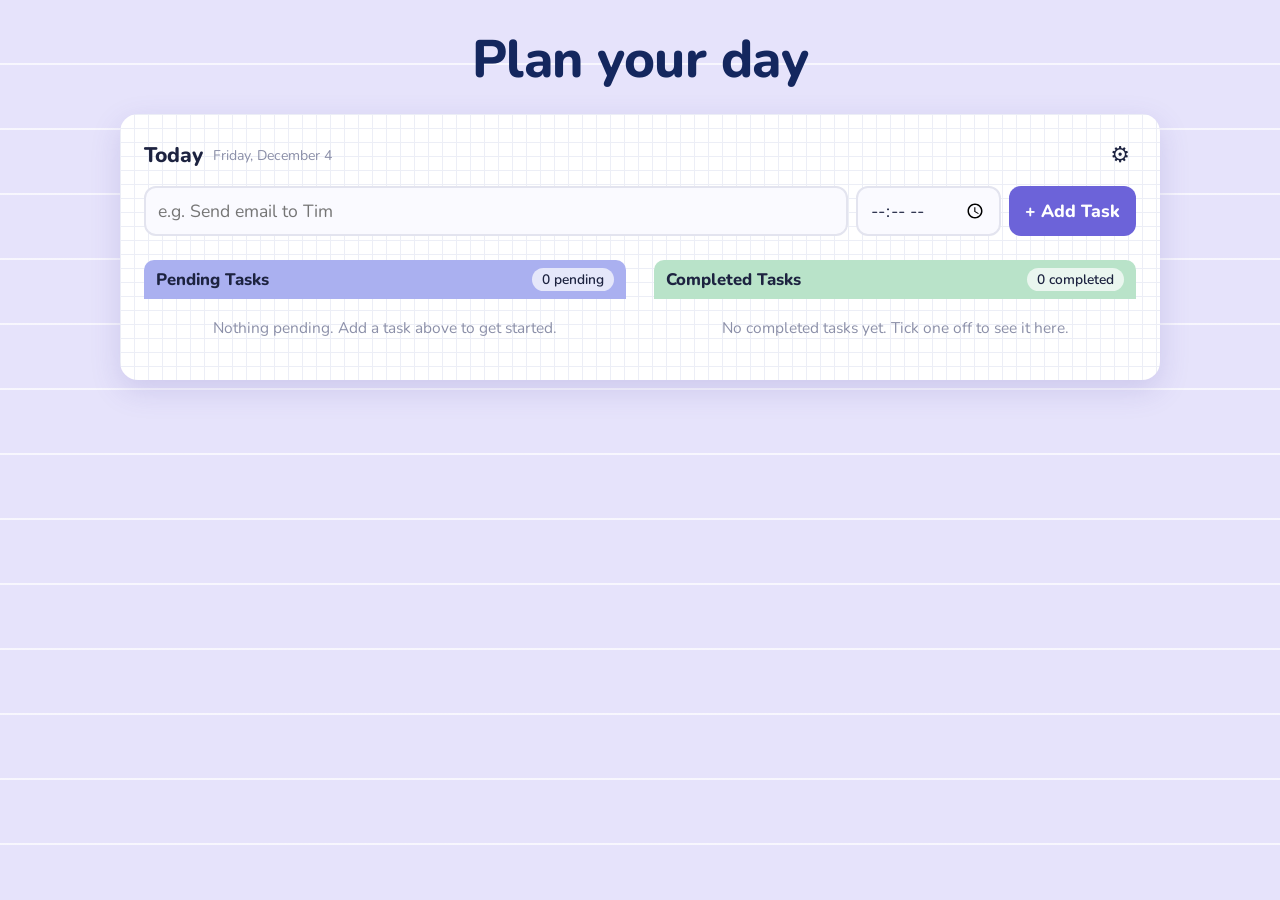
<file: index.html>
<!DOCTYPE html>
<html lang="en">
<head>
  <meta charset="UTF-8">
  <meta name="viewport" content="width=device-width, initial-scale=1">
  <title>Today – To-Do Web App</title>
  <link rel="preconnect" href="https://fonts.googleapis.com">
  <link rel="preconnect" href="https://fonts.gstatic.com" crossorigin>
  <link href="https://fonts.googleapis.com/css2?family=Nunito:wght@400;600;800&family=Caveat:wght@600&display=swap" rel="stylesheet">
  <link rel="stylesheet" href="style.css">
</head>
<body>
  <main class="app" data-theme="grid">
    <h1 class="page-title">Plan your day</h1>

    <section class="card" aria-labelledby="today-title">
      <header class="card-head">
        <h2 id="today-title">Today</h2>
        <span class="date" id="date"></span>
        <button class="icon-btn" id="themeBtn" type="button" aria-label="Change widget style" title="Change widget style">⚙</button>
      </header>

      <form id="addForm" class="add-form" autocomplete="off" novalidate>
        <input id="taskInput" type="text" placeholder="e.g. Send email to Tim" maxlength="120" aria-label="New task">
        <input id="timeInput" type="time" aria-label="Task time (optional)">
        <button class="add-btn" type="submit">+ Add Task</button>
      </form>
      <p id="error" class="error" role="alert" hidden></p>

      <div class="lists">
      <div class="list-block">
        <h3>Pending Tasks <span class="count" id="pendingCount">0 pending</span></h3>
        <ul id="pendingList" class="task-list"></ul>
        <p class="empty" id="pendingEmpty" hidden>Nothing pending. Add a task above to get started.</p>
      </div>

      <div class="list-block done">
        <h3>Completed Tasks <span class="count" id="doneCount">0 completed</span></h3>
        <ul id="doneList" class="task-list"></ul>
        <p class="empty" id="doneEmpty" hidden>No completed tasks yet. Tick one off to see it here.</p>
      </div>
      </div>
    </section>
  </main>
  <script src="script.js"></script>
</body>
</html>
</file>
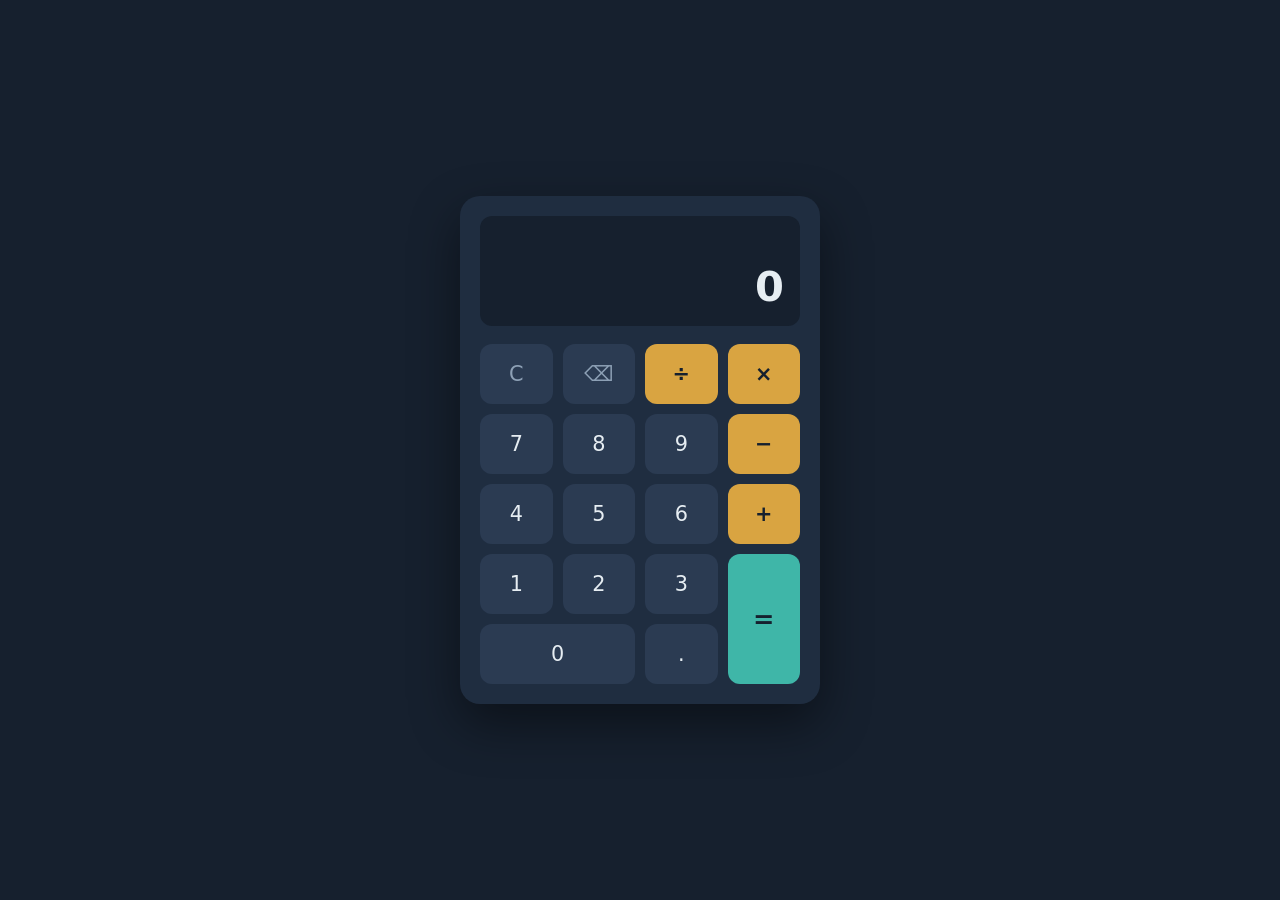
<file: WebDev-L2-Calculator/index.html>
<!DOCTYPE html>
<html lang="en">
<head>
  <meta charset="UTF-8">
  <meta name="viewport" content="width=device-width, initial-scale=1.0">
  <title>Calculator</title>
  <link rel="stylesheet" href="style.css">
</head>
<body>
  <main class="calculator" aria-label="Calculator">
    <div class="screen" aria-live="polite">
      <div id="history" class="screen-history"></div>
      <div id="display" class="screen-display">0</div>
    </div>

    <div class="keys">
      <button class="key key-util" data-action="clear">C</button>
      <button class="key key-util" data-action="backspace" aria-label="Backspace">&#9003;</button>
      <button class="key key-op" data-action="operator" data-value="/">&divide;</button>
      <button class="key key-op" data-action="operator" data-value="*">&times;</button>

      <button class="key" data-action="digit" data-value="7">7</button>
      <button class="key" data-action="digit" data-value="8">8</button>
      <button class="key" data-action="digit" data-value="9">9</button>
      <button class="key key-op" data-action="operator" data-value="-">&minus;</button>

      <button class="key" data-action="digit" data-value="4">4</button>
      <button class="key" data-action="digit" data-value="5">5</button>
      <button class="key" data-action="digit" data-value="6">6</button>
      <button class="key key-op" data-action="operator" data-value="+">+</button>

      <button class="key" data-action="digit" data-value="1">1</button>
      <button class="key" data-action="digit" data-value="2">2</button>
      <button class="key" data-action="digit" data-value="3">3</button>
      <button class="key key-equals" data-action="equals">=</button>

      <button class="key key-zero" data-action="digit" data-value="0">0</button>
      <button class="key" data-action="decimal">.</button>
    </div>
  </main>

  <script src="script.js"></script>
</body>
</html>
</file>
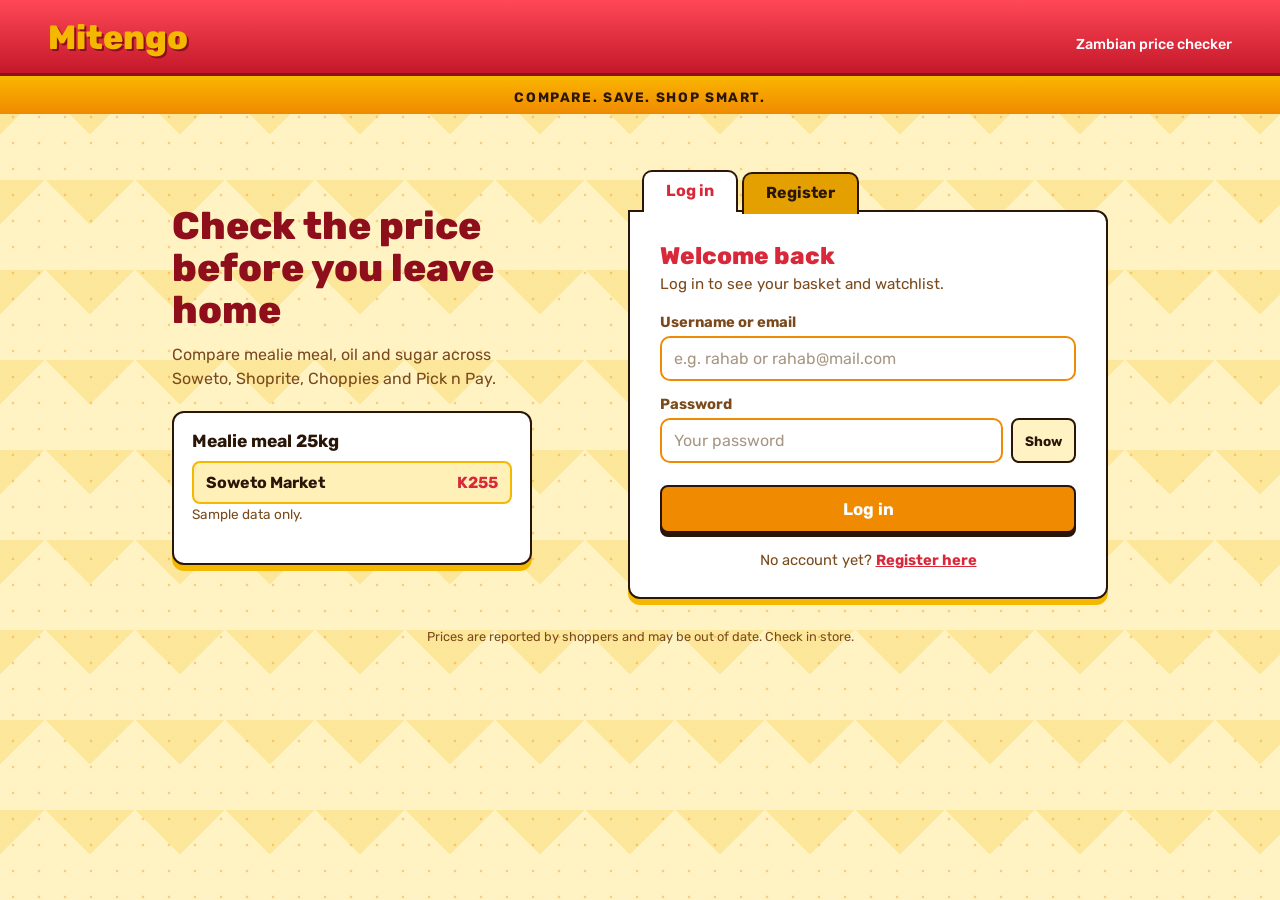
<file: WebDev-L2-LoginAuthSystem/index.html>
<!DOCTYPE html>
<html lang="en">
<head>
  <meta charset="UTF-8">
  <meta name="viewport" content="width=device-width, initial-scale=1">
  <title>Mitengo | My account</title>
  <!-- protected page: no session means straight back to login, before anything is drawn -->
  <script>if (!sessionStorage.getItem('mitengo_session')) location.replace('login.html');</script>
  <link rel="preconnect" href="https://fonts.googleapis.com">
  <link rel="preconnect" href="https://fonts.gstatic.com" crossorigin>
  <link href="https://fonts.googleapis.com/css2?family=Rubik:wght@400;500;700;800&display=swap" rel="stylesheet">
  <link rel="stylesheet" href="style.css">
</head>
<body data-page="dashboard" hidden>
  <header class="top">
    <h1 class="logo">Mitengo</h1>
    <button id="logout" class="btn plain" type="button">Log out</button>
  </header>
  <div class="stripe">COMPARE. SAVE. SHOP SMART.</div>

  <main class="dash">
    <h2>Hello, <span id="who"></span></h2>
    <p class="hint">You are logged in. Only people with a session can see this page.</p>

    <div class="cards">
    <section class="card">
      <h3>Your account</h3>
      <div class="row"><span>Signed in as</span><strong id="info-name"></strong></div>
      <div class="row"><span>Account created</span><strong id="info-created"></strong></div>
      <div class="row"><span>This session started</span><strong id="info-login"></strong></div>
    </section>

    <section class="card">
      <h3>Best buy today</h3>
      <p style="margin:0 0 8px;font-weight:700">Mealie meal 25kg</p>
      <div class="best"><span>Soweto Market</span><b>K255</b></div>
      <p class="small">Sample data only.</p>
    </section>
    </div>
  </main>
  <script src="auth.js"></script>
</body>
</html>
</file>
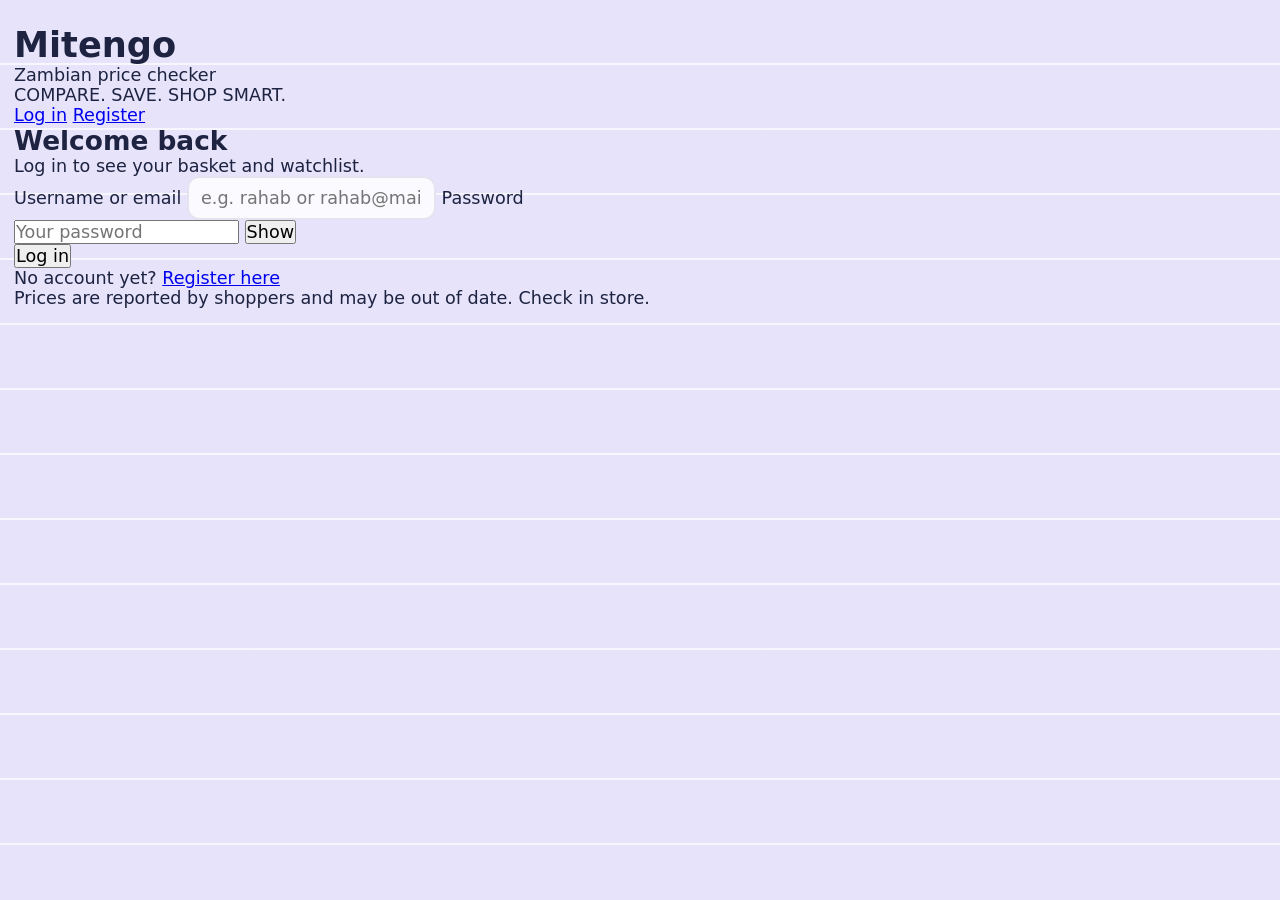
<file: dashboard.html>
<!DOCTYPE html>
<html lang="en">
<head>
  <meta charset="UTF-8">
  <meta name="viewport" content="width=device-width, initial-scale=1">
  <title>Mitengo | My account</title>
  <!-- protected page: no session means straight back to login, before anything is drawn -->
  <script>if (!sessionStorage.getItem('mitengo_session')) location.replace('login.html');</script>
  <link rel="preconnect" href="https://fonts.googleapis.com">
  <link rel="preconnect" href="https://fonts.gstatic.com" crossorigin>
  <link href="https://fonts.googleapis.com/css2?family=Rubik:wght@400;500;700;800&display=swap" rel="stylesheet">
  <link rel="stylesheet" href="style.css">
</head>
<body data-page="dashboard" hidden>
  <header class="top">
    <h1 class="logo">Mitengo</h1>
    <button id="logout" class="btn plain" type="button">Log out</button>
  </header>
  <div class="stripe">COMPARE. SAVE. SHOP SMART.</div>

  <main class="dash">
    <h2>Hello, <span id="who"></span></h2>
    <p class="hint">You are logged in. Only people with a session can see this page.</p>

    <section class="card">
      <h3>Your account</h3>
      <div class="row"><span>Signed in as</span><strong id="info-name"></strong></div>
      <div class="row"><span>Account created</span><strong id="info-created"></strong></div>
      <div class="row"><span>This session started</span><strong id="info-login"></strong></div>
    </section>

    <section class="card">
      <h3>Best buy today</h3>
      <p style="margin:0 0 8px;font-weight:700">Mealie meal 25kg</p>
      <div class="best"><span>Soweto Market</span><b>K255</b></div>
      <p class="small">Sample data only.</p>
    </section>
  </main>
  <script src="auth.js"></script>
</body>
</html>
</file>
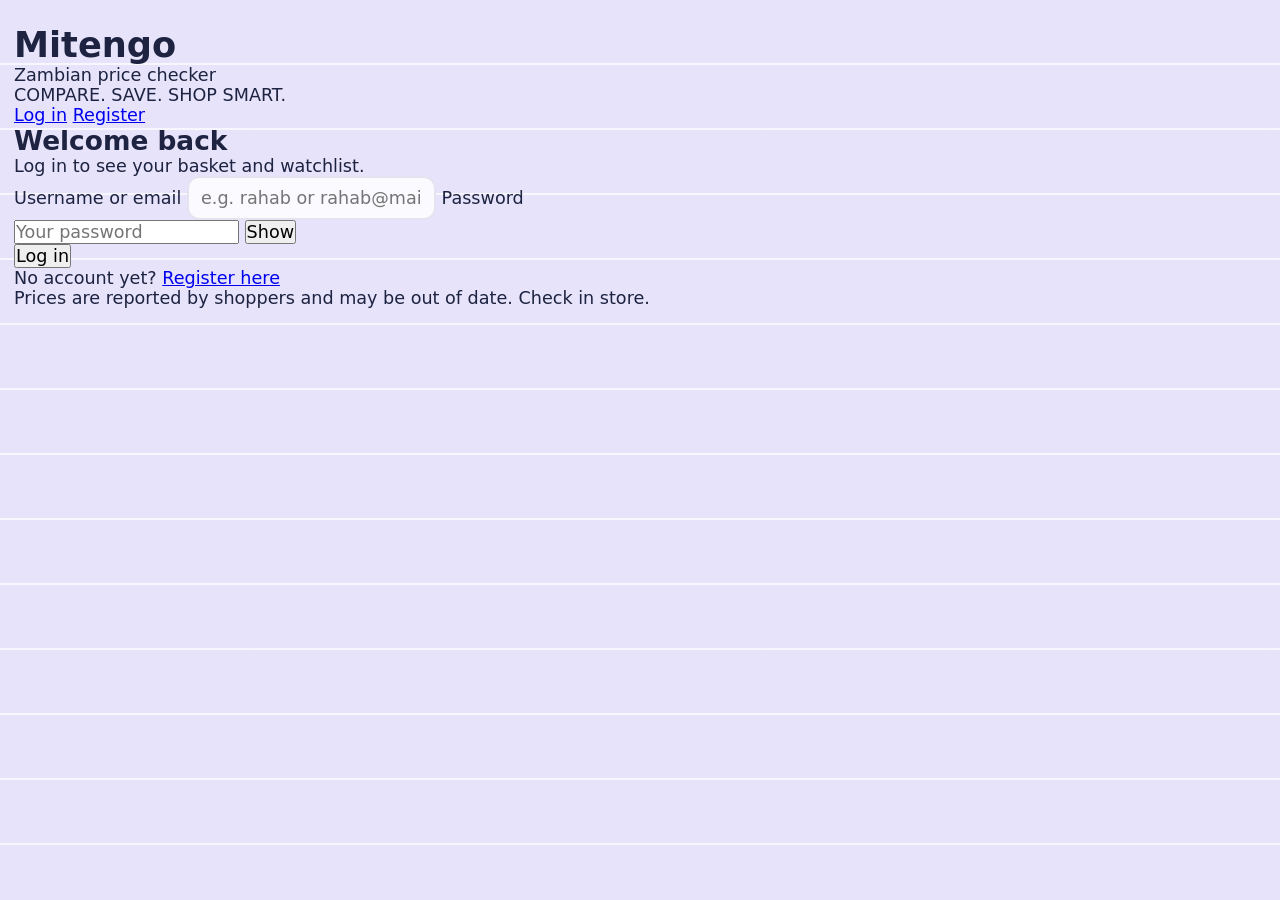
<file: login.html>
<!DOCTYPE html>
<html lang="en">
<head>
  <meta charset="UTF-8">
  <meta name="viewport" content="width=device-width, initial-scale=1">
  <title>Mitengo | Log in</title>
  <link rel="preconnect" href="https://fonts.googleapis.com">
  <link rel="preconnect" href="https://fonts.gstatic.com" crossorigin>
  <link href="https://fonts.googleapis.com/css2?family=Rubik:wght@400;500;700;800&display=swap" rel="stylesheet">
  <link rel="stylesheet" href="style.css">
</head>
<body data-page="login">
  <header class="top">
    <h1 class="logo">Mitengo</h1>
    <p class="sub">Zambian price checker</p>
  </header>
  <div class="stripe">COMPARE. SAVE. SHOP SMART.</div>

  <main class="folder">
    <nav class="tabs" aria-label="Account">
      <a class="tab active" href="login.html" aria-current="page">Log in</a>
      <a class="tab" href="register.html">Register</a>
    </nav>
    <section class="panel">
      <h2>Welcome back</h2>
      <p class="hint">Log in to see your basket and watchlist.</p>

      <div id="msg" class="msg" role="alert" hidden></div>

      <form id="form" novalidate>
        <label for="identifier">Username or email</label>
        <input id="identifier" type="text" autocomplete="username" placeholder="e.g. rahab or rahab@mail.com">

        <label for="password">Password</label>
        <div class="field">
          <input id="password" type="password" autocomplete="current-password" placeholder="Your password">
          <button type="button" class="show-btn" data-for="password">Show</button>
        </div>

        <button id="submit" class="btn" type="submit">Log in</button>
      </form>
      <p class="swap">No account yet? <a href="register.html">Register here</a></p>
    </section>
  </main>
  <p class="foot">Prices are reported by shoppers and may be out of date. Check in store.</p>
  <script src="auth.js"></script>
</body>
</html>
</file>
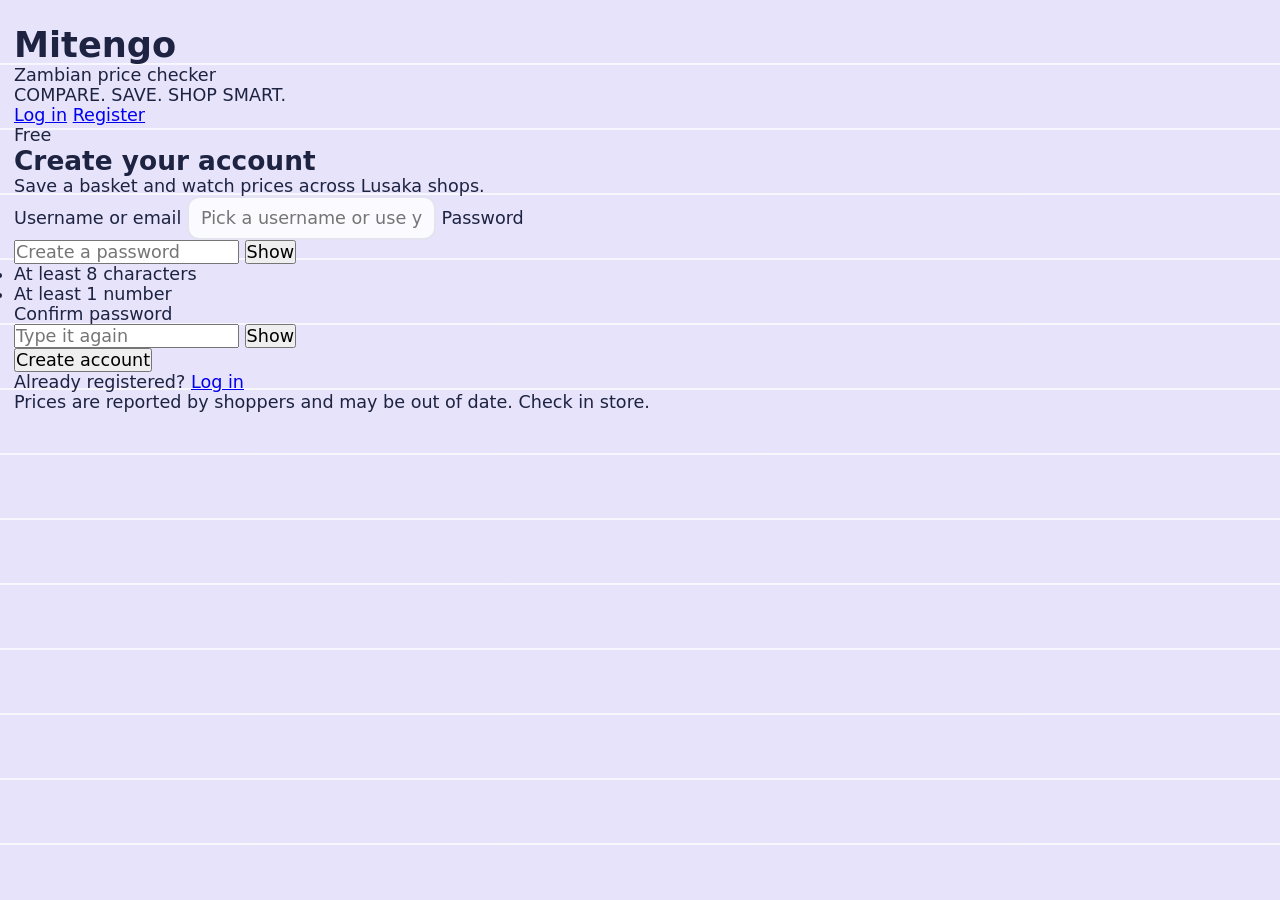
<file: register.html>
<!DOCTYPE html>
<html lang="en">
<head>
  <meta charset="UTF-8">
  <meta name="viewport" content="width=device-width, initial-scale=1">
  <title>Mitengo | Register</title>
  <link rel="preconnect" href="https://fonts.googleapis.com">
  <link rel="preconnect" href="https://fonts.gstatic.com" crossorigin>
  <link href="https://fonts.googleapis.com/css2?family=Rubik:wght@400;500;700;800&display=swap" rel="stylesheet">
  <link rel="stylesheet" href="style.css">
</head>
<body data-page="register">
  <header class="top">
    <h1 class="logo">Mitengo</h1>
    <p class="sub">Zambian price checker</p>
  </header>
  <div class="stripe">COMPARE. SAVE. SHOP SMART.</div>

  <main class="folder">
    <nav class="tabs" aria-label="Account">
      <a class="tab" href="login.html">Log in</a>
      <a class="tab active" href="register.html" aria-current="page">Register</a>
    </nav>
    <section class="panel">
      <span class="sticker" aria-hidden="true">Free</span>
      <h2>Create your account</h2>
      <p class="hint">Save a basket and watch prices across Lusaka shops.</p>

      <div id="msg" class="msg" role="alert" hidden></div>

      <form id="form" novalidate>
        <label for="identifier">Username or email</label>
        <input id="identifier" type="text" autocomplete="username" placeholder="Pick a username or use your email">

        <label for="password">Password</label>
        <div class="field">
          <input id="password" type="password" autocomplete="new-password" placeholder="Create a password">
          <button type="button" class="show-btn" data-for="password">Show</button>
        </div>
        <ul class="rules">
          <li id="rule-len">At least 8 characters</li>
          <li id="rule-num">At least 1 number</li>
        </ul>

        <label for="confirm">Confirm password</label>
        <div class="field">
          <input id="confirm" type="password" autocomplete="new-password" placeholder="Type it again">
          <button type="button" class="show-btn" data-for="confirm">Show</button>
        </div>

        <button id="submit" class="btn" type="submit">Create account</button>
      </form>
      <p class="swap">Already registered? <a href="login.html">Log in</a></p>
    </section>
  </main>
  <p class="foot">Prices are reported by shoppers and may be out of date. Check in store.</p>
  <script src="auth.js"></script>
</body>
</html>
</file>
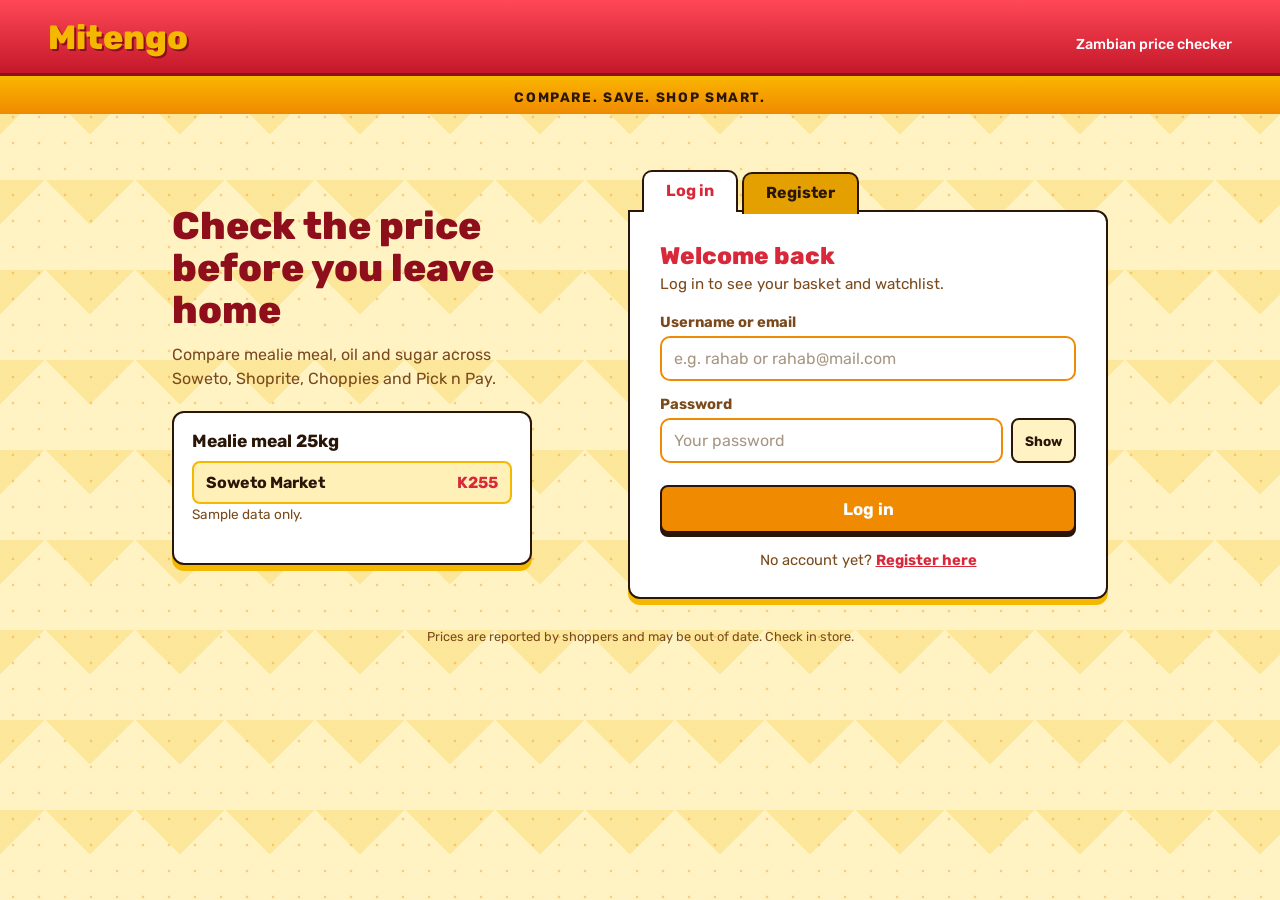
<file: WebDev-L2-LoginAuthSystem/login.html>
<!DOCTYPE html>
<html lang="en">
<head>
  <meta charset="UTF-8">
  <meta name="viewport" content="width=device-width, initial-scale=1">
  <title>Mitengo | Log in</title>
  <link rel="preconnect" href="https://fonts.googleapis.com">
  <link rel="preconnect" href="https://fonts.gstatic.com" crossorigin>
  <link href="https://fonts.googleapis.com/css2?family=Rubik:wght@400;500;700;800&display=swap" rel="stylesheet">
  <link rel="stylesheet" href="style.css">
</head>
<body data-page="login">
  <header class="top">
    <h1 class="logo">Mitengo</h1>
    <p class="sub">Zambian price checker</p>
  </header>
  <div class="stripe">COMPARE. SAVE. SHOP SMART.</div>

  <div class="layout">
    <aside class="aside" aria-hidden="true">
      <h2>Check the price before you leave home</h2>
      <p>Compare mealie meal, oil and sugar across Soweto, Shoprite, Choppies and Pick n Pay.</p>
      <div class="card">
        <h3>Mealie meal 25kg</h3>
        <div class="best"><span>Soweto Market</span><b>K255</b></div>
        <p class="small">Sample data only.</p>
      </div>
    </aside>
    <main class="folder">
    <nav class="tabs" aria-label="Account">
      <a class="tab active" href="login.html" aria-current="page">Log in</a>
      <a class="tab" href="register.html">Register</a>
    </nav>
    <section class="panel">
      <h2>Welcome back</h2>
      <p class="hint">Log in to see your basket and watchlist.</p>

      <div id="msg" class="msg" role="alert" hidden></div>

      <form id="form" novalidate>
        <label for="identifier">Username or email</label>
        <input id="identifier" type="text" autocomplete="username" placeholder="e.g. rahab or rahab@mail.com">

        <label for="password">Password</label>
        <div class="field">
          <input id="password" type="password" autocomplete="current-password" placeholder="Your password">
          <button type="button" class="show-btn" data-for="password">Show</button>
        </div>

        <button id="submit" class="btn" type="submit">Log in</button>
      </form>
      <p class="swap">No account yet? <a href="register.html">Register here</a></p>
    </section>
  </main>
  </div>
  <p class="foot">Prices are reported by shoppers and may be out of date. Check in store.</p>
  <script src="auth.js"></script>
</body>
</html>
</file>
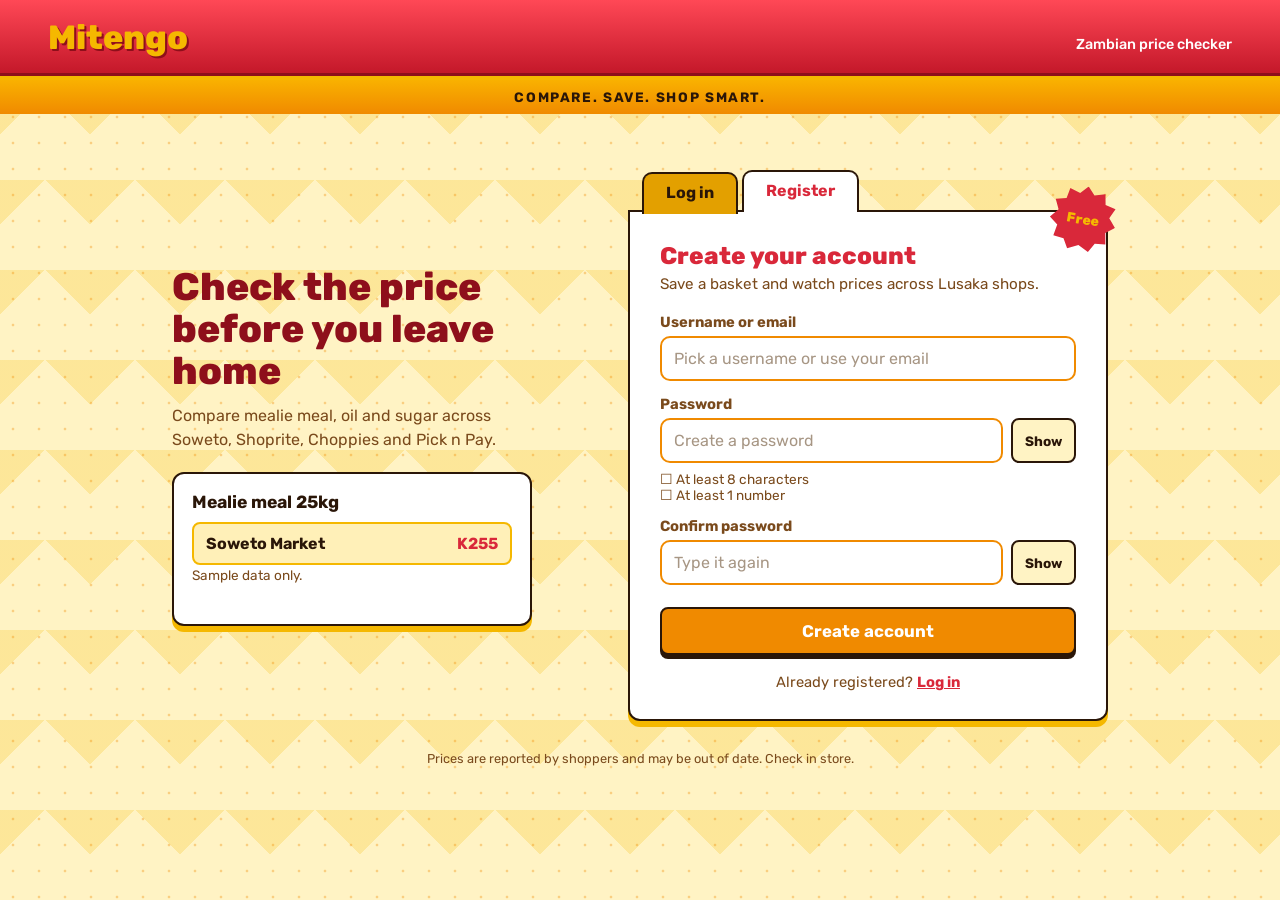
<file: WebDev-L2-LoginAuthSystem/register.html>
<!DOCTYPE html>
<html lang="en">
<head>
  <meta charset="UTF-8">
  <meta name="viewport" content="width=device-width, initial-scale=1">
  <title>Mitengo | Register</title>
  <link rel="preconnect" href="https://fonts.googleapis.com">
  <link rel="preconnect" href="https://fonts.gstatic.com" crossorigin>
  <link href="https://fonts.googleapis.com/css2?family=Rubik:wght@400;500;700;800&display=swap" rel="stylesheet">
  <link rel="stylesheet" href="style.css">
</head>
<body data-page="register">
  <header class="top">
    <h1 class="logo">Mitengo</h1>
    <p class="sub">Zambian price checker</p>
  </header>
  <div class="stripe">COMPARE. SAVE. SHOP SMART.</div>

  <div class="layout">
    <aside class="aside" aria-hidden="true">
      <h2>Check the price before you leave home</h2>
      <p>Compare mealie meal, oil and sugar across Soweto, Shoprite, Choppies and Pick n Pay.</p>
      <div class="card">
        <h3>Mealie meal 25kg</h3>
        <div class="best"><span>Soweto Market</span><b>K255</b></div>
        <p class="small">Sample data only.</p>
      </div>
    </aside>
    <main class="folder">
    <nav class="tabs" aria-label="Account">
      <a class="tab" href="login.html">Log in</a>
      <a class="tab active" href="register.html" aria-current="page">Register</a>
    </nav>
    <section class="panel">
      <span class="sticker" aria-hidden="true">Free</span>
      <h2>Create your account</h2>
      <p class="hint">Save a basket and watch prices across Lusaka shops.</p>

      <div id="msg" class="msg" role="alert" hidden></div>

      <form id="form" novalidate>
        <label for="identifier">Username or email</label>
        <input id="identifier" type="text" autocomplete="username" placeholder="Pick a username or use your email">

        <label for="password">Password</label>
        <div class="field">
          <input id="password" type="password" autocomplete="new-password" placeholder="Create a password">
          <button type="button" class="show-btn" data-for="password">Show</button>
        </div>
        <ul class="rules">
          <li id="rule-len">At least 8 characters</li>
          <li id="rule-num">At least 1 number</li>
        </ul>

        <label for="confirm">Confirm password</label>
        <div class="field">
          <input id="confirm" type="password" autocomplete="new-password" placeholder="Type it again">
          <button type="button" class="show-btn" data-for="confirm">Show</button>
        </div>

        <button id="submit" class="btn" type="submit">Create account</button>
      </form>
      <p class="swap">Already registered? <a href="login.html">Log in</a></p>
    </section>
  </main>
  </div>
  <p class="foot">Prices are reported by shoppers and may be out of date. Check in store.</p>
  <script src="auth.js"></script>
</body>
</html>
</file>
<file: style.css>
:root {
  --bg: #e6e3fb;
  --ink: #1d2340;
  --muted: #8b8fa8;
  --card: #ffffff;
  --accent: #6c63d9;
  --line: #e3e4ef;
  --hl: #f9c6d8, #fde3a7, #c5e8b7, #b9d6f5, #d9c7f2, #f6c9b9;
  --head: #aab0f0;
  --radius: 18px;
}
* { box-sizing: border-box; margin: 0; padding: 0; }
body {
  font-family: "Nunito", system-ui, sans-serif;
  color: var(--ink);
  background:
    repeating-linear-gradient(to bottom, transparent 0 63px, rgba(255,255,255,.7) 63px 65px),
    var(--bg);
  min-height: 100vh; min-height: 100dvh;
  padding: max(24px, env(safe-area-inset-top)) max(14px, env(safe-area-inset-right)) max(48px, env(safe-area-inset-bottom)) max(14px, env(safe-area-inset-left));
}
.app { width: 100%; max-width: 460px; margin: 0 auto; }
.page-title {
  font-size: 2.4rem; font-weight: 800; color: #14275e;
  text-align: center; margin-bottom: 18px; letter-spacing: -.5px;
}
.card {
  background: var(--card);
  border-radius: var(--radius);
  box-shadow: 0 10px 30px rgba(90, 80, 170, .18);
  padding: 16px 16px 20px;
  position: relative;
}
.card-head { display: flex; align-items: center; gap: 10px; margin-bottom: 14px; }
.card-head h2 { font-size: 1.2rem; font-weight: 800; }
.date { font-size: .8rem; color: var(--muted); flex: 1; }
.icon-btn {
  border: 0; background: none; font-size: 1.25rem; cursor: pointer; color: var(--ink);
  border-radius: 8px; padding: 2px 6px;
}
.add-form { display: grid; grid-template-columns: 1fr auto; gap: 8px; }
.add-form input[type="text"] { grid-column: 1 / -1; }
input, button { font: inherit; }
input[type="text"], input[type="time"] {
  border: 2px solid var(--line); border-radius: 12px; padding: 10px 12px;
  background: #fafaff; color: var(--ink); min-width: 0;
}
input:focus-visible, button:focus-visible { outline: 3px solid var(--accent); outline-offset: 2px; }
.add-btn {
  border: 0; background: var(--accent); color: #fff; font-weight: 800;
  border-radius: 12px; padding: 10px 16px; cursor: pointer;
}
.add-btn:active { transform: scale(.97); }
.error { color: #c0392b; font-size: .85rem; margin-top: 8px; }

.list-block { margin-top: 20px; }
.list-block h3 {
  display: flex; justify-content: space-between; align-items: center;
  font-size: .95rem; font-weight: 800; padding: 8px 12px; border-radius: 10px 10px 0 0;
  background: var(--head);
}
.done h3 { background: #b9e3c9; }
.count { font-size: .78rem; font-weight: 600; background: rgba(255,255,255,.7); border-radius: 20px; padding: 2px 10px; }
.task-list { list-style: none; }
.task {
  display: grid; grid-template-columns: auto 1fr auto; gap: 4px 10px; align-items: center;
  padding: 10px 12px; border-bottom: 1px solid var(--line);
}
.task input[type="checkbox"] { width: 20px; height: 20px; accent-color: var(--accent); cursor: pointer; }
.task-text {
  font-weight: 600; font-size: .98rem; word-break: break-word; justify-self: start;
  padding: 0 4px; background: linear-gradient(transparent 55%, var(--c, #f9c6d8) 55%);
}
.task:nth-child(6n+1) { --c: #f9c6d8; } .task:nth-child(6n+2) { --c: #fde3a7; }
.task:nth-child(6n+3) { --c: #c5e8b7; } .task:nth-child(6n+4) { --c: #b9d6f5; }
.task:nth-child(6n+5) { --c: #d9c7f2; } .task:nth-child(6n+6) { --c: #f6c9b9; }
.task-time { font-size: .75rem; color: var(--muted); }
.task-meta { grid-column: 2 / 4; font-size: .7rem; color: var(--muted); }
.task-actions { grid-column: 2 / 4; display: flex; gap: 6px; }
.task-actions button {
  border: 0; background: #f0effb; color: var(--ink); border-radius: 8px;
  padding: 3px 10px; font-size: .75rem; font-weight: 600; cursor: pointer;
}
.task-actions .del { background: #fde4e4; color: #b02a2a; }
.edit-input { grid-column: 2 / 3; border: 2px solid var(--accent); border-radius: 8px; padding: 4px 8px; width: 100%; }
.done .task-text { text-decoration: line-through; color: var(--muted); background: none; }
.empty { text-align: center; color: var(--muted); font-size: .88rem; padding: 18px 8px; }

/* Widget styles, cycled with the gear button */
[data-theme="grid"] .card { background-image: linear-gradient(#eceef6 1px, transparent 1px), linear-gradient(90deg, #eceef6 1px, transparent 1px); background-size: 14px 14px; background-color: #fff; }
[data-theme="sticky"] .card { background: #fff7b0; border-radius: 4px 4px 14px 4px; transform: rotate(-.6deg); }
[data-theme="sticky"] .card::before { content: "📎"; position: absolute; top: -14px; left: 18px; font-size: 1.6rem; }
[data-theme="sticky"] .task { border-bottom-color: rgba(0,0,0,.12); }
[data-theme="sticky"] .task-text { font-family: "Caveat", cursive; font-size: 1.2rem; background: none; }
[data-theme="rainbow"] .task:nth-child(6n+1) { background: #d4d8f5; } [data-theme="rainbow"] .task:nth-child(6n+2) { background: #d1e7f2; }
[data-theme="rainbow"] .task:nth-child(6n+3) { background: #d3ecd9; } [data-theme="rainbow"] .task:nth-child(6n+4) { background: #dcefc9; }
[data-theme="rainbow"] .task:nth-child(6n+5) { background: #f3f0c5; } [data-theme="rainbow"] .task:nth-child(6n+6) { background: #f6dcd3; }
[data-theme="rainbow"] .task-text { background: none; }
[data-theme="violet"] .card { background: #8f89d4; }
[data-theme="violet"] .card-head, [data-theme="violet"] .date, [data-theme="violet"] .error { color: #fff; }
[data-theme="violet"] .list-block { background: #fff; border-radius: 12px; border: 2px dashed #cfcaf5; }
[data-theme="violet"] .list-block h3 { border-radius: 10px 10px 0 0; }
[data-theme="violet"] .icon-btn { color: #fff; }

@media (prefers-reduced-motion: no-preference) {
  .task { animation: pop .18s ease-out; }
  @keyframes pop { from { opacity: 0; transform: translateY(4px); } }
}

/* ---- Responsive: small phones to large desktops ---- */
html { font-size: clamp(15px, 0.9rem + 0.25vw, 19px); }
.page-title { font-size: clamp(1.8rem, 5vw, 3rem); }
.lists { display: block; }
.add-form input[type="text"], .add-btn, input[type="time"] { min-height: 44px; }
.task-actions button { min-height: 32px; }

@media (max-width: 360px) {
  .add-form { grid-template-columns: 1fr; }
  .card { padding: 12px; }
}
@media (min-width: 600px) {
  .app { max-width: 640px; }
  .card { padding: 24px; }
  .add-form { grid-template-columns: 1fr auto auto; }
  .add-form input[type="text"] { grid-column: auto; }
  .task { grid-template-columns: auto 1fr auto auto; }
  .task-meta { grid-column: 2 / 3; }
  .task-actions { grid-column: 3 / 5; justify-content: flex-end; }
  .edit-input { grid-column: 2 / 3; }
}
@media (min-width: 960px) {
  .app { max-width: 1040px; }
  .lists { display: grid; grid-template-columns: 1fr 1fr; gap: 28px; align-items: start; }
  .list-block { margin-top: 24px; }
}
@media (min-width: 1500px) {
  .app { max-width: 1280px; }
}
@media (max-height: 480px) and (orientation: landscape) {
  .page-title { display: none; }
  body { padding-top: 12px; }
}
</file>
<file: WebDev-L2-Calculator/style.css>
:root {
  --ink: #16202e;
  --panel: #1f2d40;
  --key: #2b3b52;
  --key-hover: #35485f;
  --mist: #e6edf2;
  --muted: #8da0b5;
  --op: #d9a441;
  --op-text: #16202e;
  --equals: #3fb6a8;
}

* {
  box-sizing: border-box;
  margin: 0;
  padding: 0;
}

body {
  min-height: 100vh;
  display: flex;
  align-items: center;
  justify-content: center;
  padding: 16px;
  background: var(--ink);
  font-family: "Segoe UI", system-ui, -apple-system, Roboto, Arial, sans-serif;
}

.calculator {
  width: 100%;
  max-width: 360px;
  padding: 20px;
  border-radius: 20px;
  background: var(--panel);
  box-shadow: 0 20px 50px rgba(0, 0, 0, 0.45);
}

/* Screen */
.screen {
  min-height: 110px;
  margin-bottom: 18px;
  padding: 14px 16px;
  border-radius: 12px;
  background: var(--ink);
  text-align: right;
  display: flex;
  flex-direction: column;
  justify-content: flex-end;
  overflow: hidden;
}

.screen-history {
  min-height: 22px;
  color: var(--muted);
  font-size: 1rem;
  word-break: break-all;
}

.screen-display {
  color: var(--mist);
  font-size: 2.6rem;
  font-weight: 600;
  font-variant-numeric: tabular-nums;
  line-height: 1.2;
  word-break: break-all;
}

.screen-display.is-long {
  font-size: 1.7rem;
}

.screen-display.is-error {
  font-size: 1.4rem;
  color: #f08a8a;
}

/* Keys: CSS Grid layout */
.keys {
  display: grid;
  grid-template-columns: repeat(4, 1fr);
  gap: 10px;
}

.key {
  padding: 18px 0;
  border: none;
  border-radius: 12px;
  background: var(--key);
  color: var(--mist);
  font-size: 1.3rem;
  font-family: inherit;
  cursor: pointer;
  transition: background 0.15s, transform 0.05s;
}

.key:hover {
  background: var(--key-hover);
}

.key:active {
  transform: scale(0.96);
}

.key:focus-visible {
  outline: 3px solid var(--equals);
  outline-offset: 2px;
}

.key-util {
  color: var(--muted);
}

.key-op {
  background: var(--op);
  color: var(--op-text);
  font-weight: 600;
}

.key-op:hover {
  background: #e6b556;
}

.key-equals {
  grid-column: 4;
  grid-row: 4 / span 2;
  background: var(--equals);
  color: var(--ink);
  font-size: 1.6rem;
  font-weight: 700;
}

.key-equals:hover {
  background: #52c7b9;
}

.key-zero {
  grid-column: span 2;
}

@media (max-width: 380px) {
  .calculator {
    padding: 14px;
  }

  .key {
    padding: 15px 0;
  }

  .screen-display {
    font-size: 2.2rem;
  }
}

@media (prefers-reduced-motion: reduce) {
  .key {
    transition: none;
  }
}
</file>
<file: WebDev-L2-LoginAuthSystem/style.css>
/* Mitengo login system - styles
   Colours taken from the Mitengo app: red header, gold + orange accents, cream background */
:root {
  --red: #d9283a;
  --dark-red: #8e0f1b;
  --gold: #f5b800;
  --orange: #f08a00;
  --cream: #fff3c4;
  --ink: #2a1608;
  --brown: #7a4a1c;
  --green: #1e7a46;
}
*, *::before, *::after { box-sizing: border-box; }
html { font-size: 16px; }
body {
  margin: 0;
  min-height: 100vh;
  font-family: "Rubik", "Segoe UI", Roboto, Arial, sans-serif;
  color: var(--ink);
  background-color: var(--cream);
  /* diamond pattern + dots, like the app background */
  background-image:
    radial-gradient(rgba(240, 138, 0, .35) 1.5px, transparent 1.6px),
    linear-gradient(135deg, rgba(245, 184, 0, .22) 25%, transparent 25%),
    linear-gradient(225deg, rgba(245, 184, 0, .22) 25%, transparent 25%);
  background-size: 26px 26px, 90px 90px, 90px 90px;
}

/* ---------- header ---------- */
.top {
  background: linear-gradient(#ff4856, #c4182a);
  padding: 18px clamp(16px, 4vw, 48px) 16px;
  display: flex;
  align-items: baseline;
  justify-content: space-between;
  gap: 12px;
  border-bottom: 3px solid var(--dark-red);
}
.logo {
  margin: 0;
  font-size: 2.1rem;
  font-weight: 800;
  color: var(--gold);
  text-shadow: 2px 2px 0 var(--dark-red);
}
.sub { margin: 0; color: #fff; font-weight: 500; font-size: .9rem; }
.stripe {
  background: linear-gradient(#f9b100, var(--orange));
  border-top: 4px solid var(--gold);
  text-align: center;
  padding: 9px 10px;
  font-weight: 700;
  font-size: .85rem;
  letter-spacing: .12em;
}

/* ---------- folder (tabs + panel) ---------- */
.folder { width: 100%; max-width: 520px; margin: 0 auto; }
.tabs { display: flex; gap: 4px; padding-left: 14px; position: relative; z-index: 2; margin-bottom: -2px; }
.tab {
  padding: 9px 22px 10px;
  border: 2px solid var(--ink);
  border-bottom: 0;
  border-radius: 10px 10px 0 0;
  background: #e3a000;
  color: var(--ink);
  font-weight: 700;
  text-decoration: none;
  transform: translateY(2px);
}
.tab:hover { background: var(--gold); }
.tab.active {
  background: #fff;
  color: var(--red);
  transform: none;
  padding-bottom: 12px;
}
.panel {
  position: relative;
  z-index: 1;
  background: #fff;
  border: 2px solid var(--ink);
  border-radius: 0 12px 12px 12px;
  padding: 24px 22px 22px;
  box-shadow: 0 6px 0 var(--gold);
}
h2 { margin: 0 0 4px; font-size: 1.5rem; font-weight: 800; color: var(--red); }
.hint { margin: 0 0 18px; color: var(--brown); font-size: .95rem; line-height: 1.4; }

/* ---------- form ---------- */
label { display: block; margin: 14px 0 5px; font-weight: 700; font-size: .92rem; color: var(--brown); }
.field { display: flex; gap: 8px; }
input {
  width: 100%;
  font: inherit;
  padding: 11px 12px;
  border: 2px solid var(--orange);
  border-radius: 10px;
  background: #fff;
  color: var(--ink);
}
input::placeholder { color: #a79684; }
input:focus-visible, button:focus-visible, a:focus-visible { outline: 3px solid var(--gold); outline-offset: 2px; }
.show-btn {
  flex: none;
  font: inherit;
  font-weight: 700;
  font-size: .85rem;
  padding: 0 12px;
  background: var(--cream);
  color: var(--ink);
  border: 2px solid var(--ink);
  border-radius: 8px;
  cursor: pointer;
}
.rules { list-style: none; margin: 8px 0 0; padding: 0; font-size: .85rem; color: var(--brown); }
.rules li::before { content: "\2610  "; }
.rules li.ok { color: var(--green); font-weight: 500; }
.rules li.ok::before { content: "\2611  "; }

.btn {
  display: block;
  width: 100%;
  margin-top: 22px;
  padding: 12px;
  font: inherit;
  font-weight: 700;
  font-size: 1.05rem;
  color: #fff;
  background: var(--orange);
  border: 2px solid var(--ink);
  border-radius: 8px;
  box-shadow: 0 4px 0 var(--ink);
  cursor: pointer;
}
.btn:hover { background: #ff9a14; }
.btn:active { transform: translateY(3px); box-shadow: 0 1px 0 var(--ink); }
.btn:disabled { opacity: .6; cursor: wait; }
.btn.plain { background: #fff; color: var(--ink); width: auto; margin: 0; padding: 8px 16px; font-size: .95rem; box-shadow: 0 3px 0 var(--ink); }
.btn.plain:hover { background: var(--cream); }

.msg { margin: 0 0 6px; padding: 10px 12px; border-radius: 6px; font-size: .92rem; font-weight: 500; line-height: 1.35; }
.msg.error { background: #fde7e7; border-left: 5px solid var(--red); color: #7d1019; }
.msg.ok { background: #e4f5ea; border-left: 5px solid var(--green); color: #14502d; }
.swap { margin: 18px 0 0; text-align: center; font-size: .92rem; color: var(--brown); }
.swap a { color: var(--red); font-weight: 700; }

/* small sticker on register page */
.sticker {
  position: absolute; top: -26px; right: -10px;
  width: 66px; height: 66px;
  display: grid; place-items: center;
  background: var(--red); color: var(--gold);
  font-weight: 800; font-size: .85rem;
  transform: rotate(10deg);
  clip-path: polygon(50% 0%,61% 12%,77% 7%,80% 23%,96% 27%,89% 42%,100% 55%,87% 65%,90% 82%,74% 84%,66% 98%,50% 90%,34% 98%,26% 84%,10% 82%,13% 65%,0% 55%,11% 42%,4% 27%,20% 23%,23% 7%,39% 12%);
}

.foot { text-align: center; color: var(--brown); font-size: .8rem; padding: 6px 16px 26px; }

/* ---------- dashboard ---------- */
.dash { max-width: 1000px; margin: clamp(20px, 4vw, 44px) auto; padding: 0 clamp(16px, 4vw, 32px); }
.dash h2 { font-size: 1.7rem; }
.card { background: #fff; border: 2px solid var(--ink); border-radius: 12px; padding: 18px; margin-top: 18px; box-shadow: 0 6px 0 var(--gold); }
.card h3 { margin: 0 0 10px; font-size: 1.1rem; }
.row { display: flex; justify-content: space-between; gap: 12px; padding: 8px 0; border-bottom: 1px dashed #e8d58a; font-size: .95rem; }
.row:last-child { border-bottom: 0; }
.row span:first-child { color: var(--brown); }
.row strong { text-align: right; overflow-wrap: anywhere; }
.best { background: #fff0b8; border: 2px solid var(--gold); border-radius: 8px; padding: 10px 12px; display: flex; justify-content: space-between; font-weight: 700; }
.best b { color: var(--red); }
.small { color: var(--brown); font-size: .85rem; margin: 8px 0 0; }

@media (max-width: 380px) {
  .logo { font-size: 1.7rem; }
  .sub { display: none; }
  .panel { padding: 20px 16px; }
}

/* ---------- responsive layout ---------- */
.layout {
  max-width: 1000px;
  margin: clamp(22px, 5vw, 56px) auto 24px;
  padding: 0 clamp(16px, 4vw, 32px);
  display: grid;
  grid-template-columns: minmax(0, 1fr);
  gap: 28px;
}
.aside { display: none; }
.aside h2 { font-size: clamp(1.9rem, 3vw, 2.6rem); line-height: 1.1; color: var(--dark-red); margin-bottom: 12px; }
.aside p { color: var(--brown); line-height: 1.5; margin: 0 0 20px; max-width: 34ch; }
.aside .card { max-width: 360px; margin-top: 0; }
.cards { display: grid; grid-template-columns: minmax(0, 1fr); gap: 0 20px; }

@media (min-width: 760px) {
  .cards { grid-template-columns: repeat(2, minmax(0, 1fr)); }
  .panel { padding: 30px 30px 28px; }
}
@media (min-width: 900px) {
  .layout { grid-template-columns: minmax(0, 1fr) 480px; gap: 64px; align-items: center; }
  .aside { display: block; }
  .folder { max-width: none; }
}
@media (min-width: 1300px) {
  html { font-size: 18px; }
  .layout, .dash { max-width: 1150px; }
}
</file>
